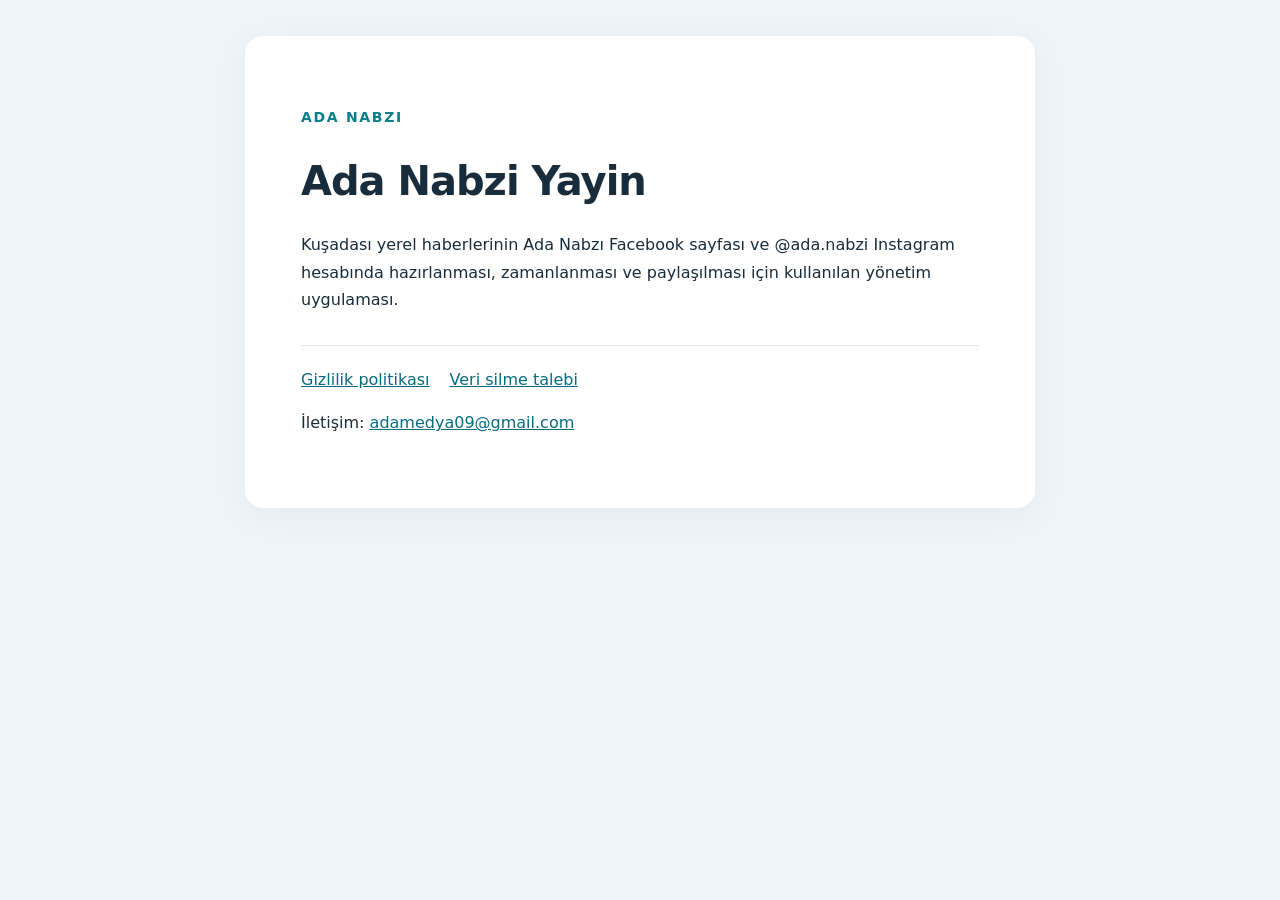
<file: index.html>
<!doctype html>
<html lang="tr"><head><meta charset="utf-8"><meta name="viewport" content="width=device-width,initial-scale=1"><title>Ada Nabzı — Uygulama bilgileri</title><link rel="stylesheet" href="style.css"></head>
<body><main><p class="brand">ADA NABZI</p><h1>Ada Nabzi Yayin</h1><p>Kuşadası yerel haberlerinin Ada Nabzı Facebook sayfası ve @ada.nabzi Instagram hesabında hazırlanması, zamanlanması ve paylaşılması için kullanılan yönetim uygulaması.</p><nav><a href="privacy.html">Gizlilik politikası</a><a href="deletion.html">Veri silme talebi</a></nav><p>İletişim: <a href="mailto:adamedya09@gmail.com">adamedya09@gmail.com</a></p></main></body></html>
</file>
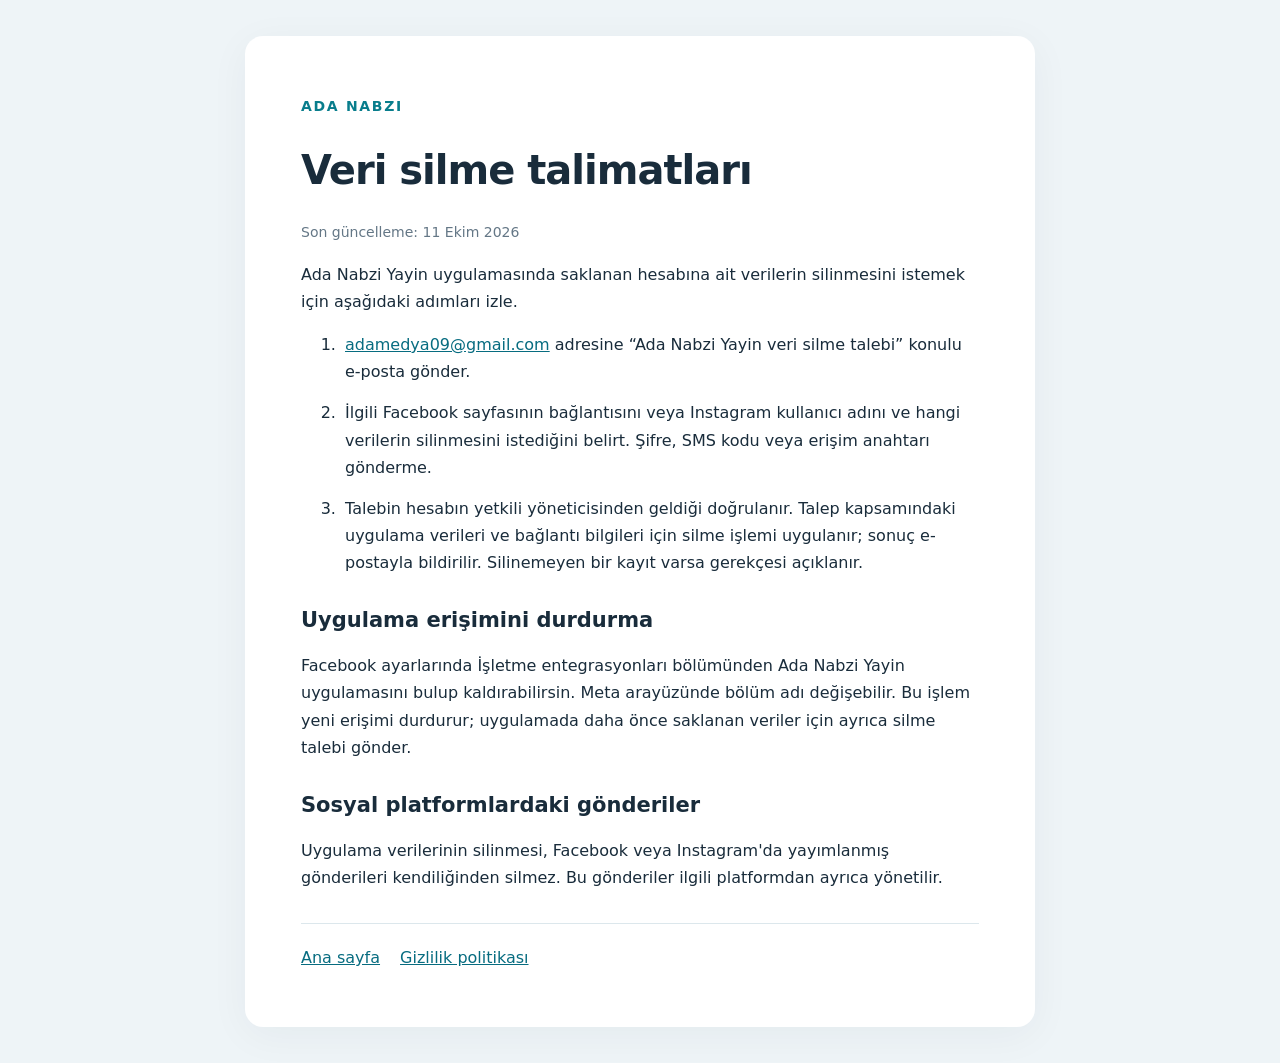
<file: deletion.html>
<!doctype html>
<html lang="tr"><head><meta charset="utf-8"><meta name="viewport" content="width=device-width,initial-scale=1"><title>Ada Nabzı — Veri silme talimatları</title><link rel="stylesheet" href="style.css"></head>
<body><main><a href="index.html" class="brand">ADA NABZI</a><h1>Veri silme talimatları</h1><p class="date">Son güncelleme: 11 Ekim 2026</p><p>Ada Nabzi Yayin uygulamasında saklanan hesabına ait verilerin silinmesini istemek için aşağıdaki adımları izle.</p>
<ol><li><a href="mailto:adamedya09@gmail.com?subject=Ada%20Nabzi%20Yayin%20veri%20silme%20talebi">adamedya09@gmail.com</a> adresine “Ada Nabzi Yayin veri silme talebi” konulu e-posta gönder.</li><li>İlgili Facebook sayfasının bağlantısını veya Instagram kullanıcı adını ve hangi verilerin silinmesini istediğini belirt. Şifre, SMS kodu veya erişim anahtarı gönderme.</li><li>Talebin hesabın yetkili yöneticisinden geldiği doğrulanır. Talep kapsamındaki uygulama verileri ve bağlantı bilgileri için silme işlemi uygulanır; sonuç e-postayla bildirilir. Silinemeyen bir kayıt varsa gerekçesi açıklanır.</li></ol>
<h2>Uygulama erişimini durdurma</h2><p>Facebook ayarlarında İşletme entegrasyonları bölümünden Ada Nabzi Yayin uygulamasını bulup kaldırabilirsin. Meta arayüzünde bölüm adı değişebilir. Bu işlem yeni erişimi durdurur; uygulamada daha önce saklanan veriler için ayrıca silme talebi gönder.</p><h2>Sosyal platformlardaki gönderiler</h2><p>Uygulama verilerinin silinmesi, Facebook veya Instagram'da yayımlanmış gönderileri kendiliğinden silmez. Bu gönderiler ilgili platformdan ayrıca yönetilir.</p><nav><a href="index.html">Ana sayfa</a><a href="privacy.html">Gizlilik politikası</a></nav></main></body></html>
</file>
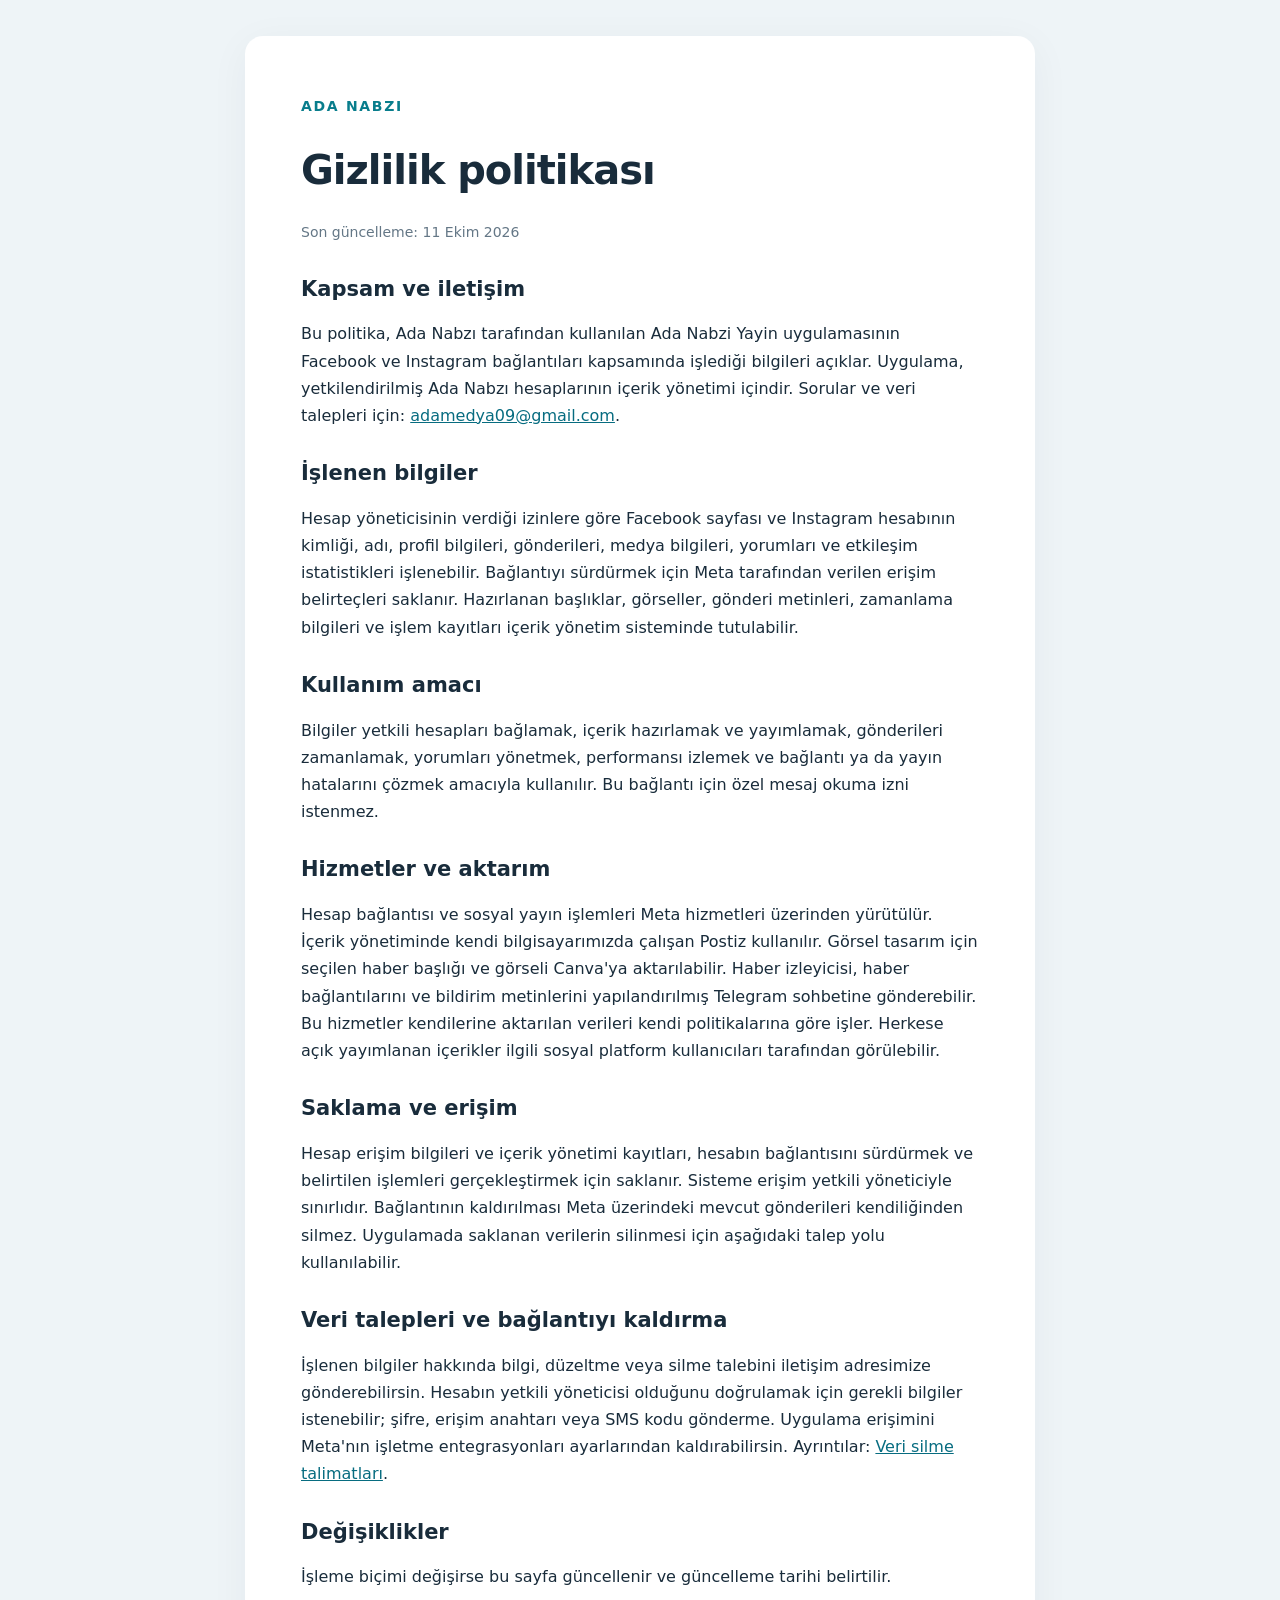
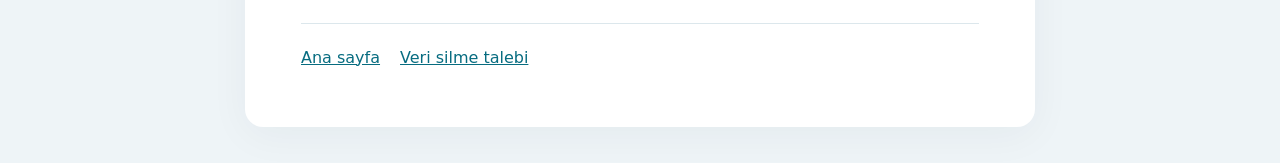
<file: privacy.html>
<!doctype html>
<html lang="tr"><head><meta charset="utf-8"><meta name="viewport" content="width=device-width,initial-scale=1"><title>Ada Nabzı — Gizlilik politikası</title><link rel="stylesheet" href="style.css"></head>
<body><main><a href="index.html" class="brand">ADA NABZI</a><h1>Gizlilik politikası</h1><p class="date">Son güncelleme: 11 Ekim 2026</p>
<h2>Kapsam ve iletişim</h2><p>Bu politika, Ada Nabzı tarafından kullanılan Ada Nabzi Yayin uygulamasının Facebook ve Instagram bağlantıları kapsamında işlediği bilgileri açıklar. Uygulama, yetkilendirilmiş Ada Nabzı hesaplarının içerik yönetimi içindir. Sorular ve veri talepleri için: <a href="mailto:adamedya09@gmail.com">adamedya09@gmail.com</a>.</p>
<h2>İşlenen bilgiler</h2><p>Hesap yöneticisinin verdiği izinlere göre Facebook sayfası ve Instagram hesabının kimliği, adı, profil bilgileri, gönderileri, medya bilgileri, yorumları ve etkileşim istatistikleri işlenebilir. Bağlantıyı sürdürmek için Meta tarafından verilen erişim belirteçleri saklanır. Hazırlanan başlıklar, görseller, gönderi metinleri, zamanlama bilgileri ve işlem kayıtları içerik yönetim sisteminde tutulabilir.</p>
<h2>Kullanım amacı</h2><p>Bilgiler yetkili hesapları bağlamak, içerik hazırlamak ve yayımlamak, gönderileri zamanlamak, yorumları yönetmek, performansı izlemek ve bağlantı ya da yayın hatalarını çözmek amacıyla kullanılır. Bu bağlantı için özel mesaj okuma izni istenmez.</p>
<h2>Hizmetler ve aktarım</h2><p>Hesap bağlantısı ve sosyal yayın işlemleri Meta hizmetleri üzerinden yürütülür. İçerik yönetiminde kendi bilgisayarımızda çalışan Postiz kullanılır. Görsel tasarım için seçilen haber başlığı ve görseli Canva'ya aktarılabilir. Haber izleyicisi, haber bağlantılarını ve bildirim metinlerini yapılandırılmış Telegram sohbetine gönderebilir. Bu hizmetler kendilerine aktarılan verileri kendi politikalarına göre işler. Herkese açık yayımlanan içerikler ilgili sosyal platform kullanıcıları tarafından görülebilir.</p>
<h2>Saklama ve erişim</h2><p>Hesap erişim bilgileri ve içerik yönetimi kayıtları, hesabın bağlantısını sürdürmek ve belirtilen işlemleri gerçekleştirmek için saklanır. Sisteme erişim yetkili yöneticiyle sınırlıdır. Bağlantının kaldırılması Meta üzerindeki mevcut gönderileri kendiliğinden silmez. Uygulamada saklanan verilerin silinmesi için aşağıdaki talep yolu kullanılabilir.</p>
<h2>Veri talepleri ve bağlantıyı kaldırma</h2><p>İşlenen bilgiler hakkında bilgi, düzeltme veya silme talebini iletişim adresimize gönderebilirsin. Hesabın yetkili yöneticisi olduğunu doğrulamak için gerekli bilgiler istenebilir; şifre, erişim anahtarı veya SMS kodu gönderme. Uygulama erişimini Meta'nın işletme entegrasyonları ayarlarından kaldırabilirsin. Ayrıntılar: <a href="deletion.html">Veri silme talimatları</a>.</p>
<h2>Değişiklikler</h2><p>İşleme biçimi değişirse bu sayfa güncellenir ve güncelleme tarihi belirtilir.</p><nav><a href="index.html">Ana sayfa</a><a href="deletion.html">Veri silme talebi</a></nav></main></body></html>
</file>
<file: style.css>
:root{font-family:system-ui,-apple-system,"Segoe UI",sans-serif;color:#192c3b;background:#eef4f7;line-height:1.7}*{box-sizing:border-box}body{margin:0;padding:36px 18px}main{max-width:790px;margin:auto;padding:clamp(24px,5vw,56px);background:white;border-radius:18px;box-shadow:0 8px 40px #182d3b0c}.brand{color:#087d8c;font-weight:800;letter-spacing:.12em;font-size:14px;text-decoration:none}h1{font-size:clamp(28px,5vw,40px);line-height:1.2;letter-spacing:-.025em}h2{font-size:21px;margin-top:30px;line-height:1.35}a{color:#076c80;overflow-wrap:anywhere}li{padding-left:4px;margin-bottom:14px}.date{color:#647786;font-size:14px}nav{border-top:1px solid #dce7ec;margin-top:32px;padding-top:20px;display:flex;gap:20px;flex-wrap:wrap}
</file>
